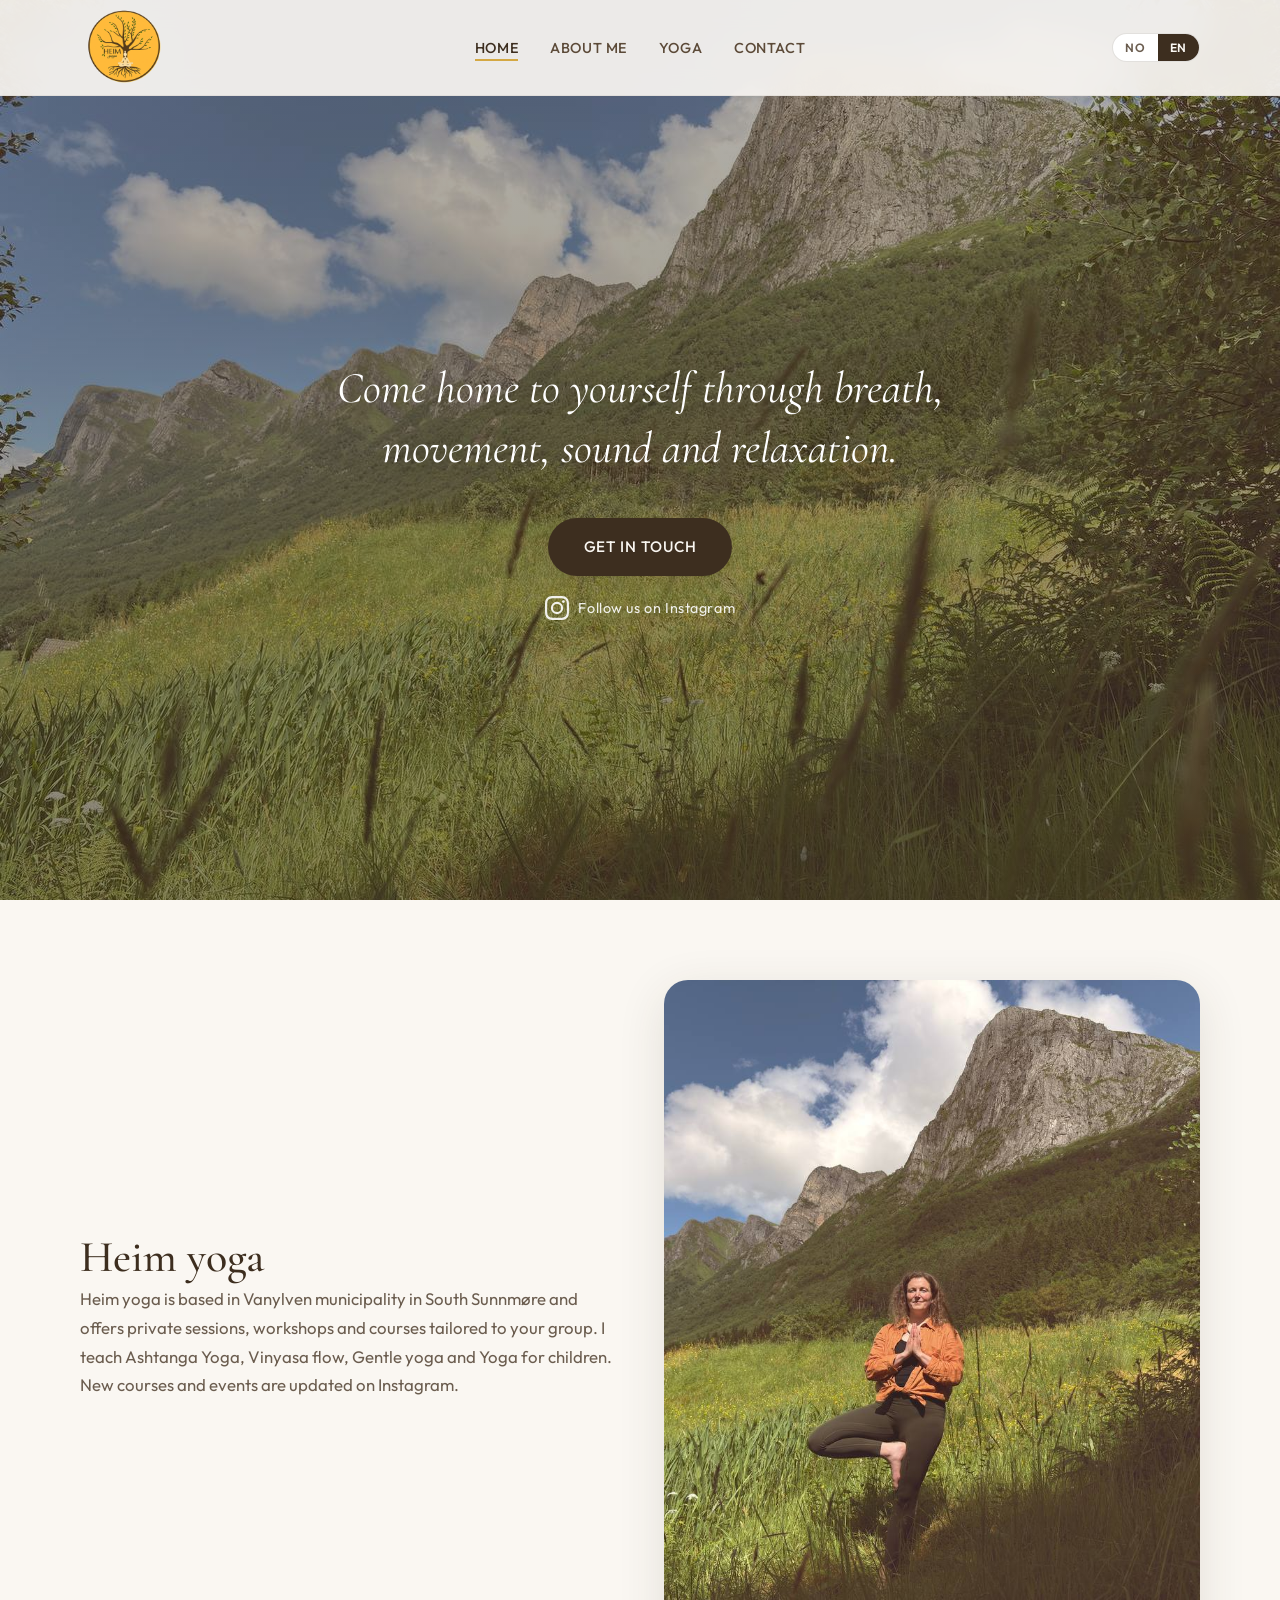
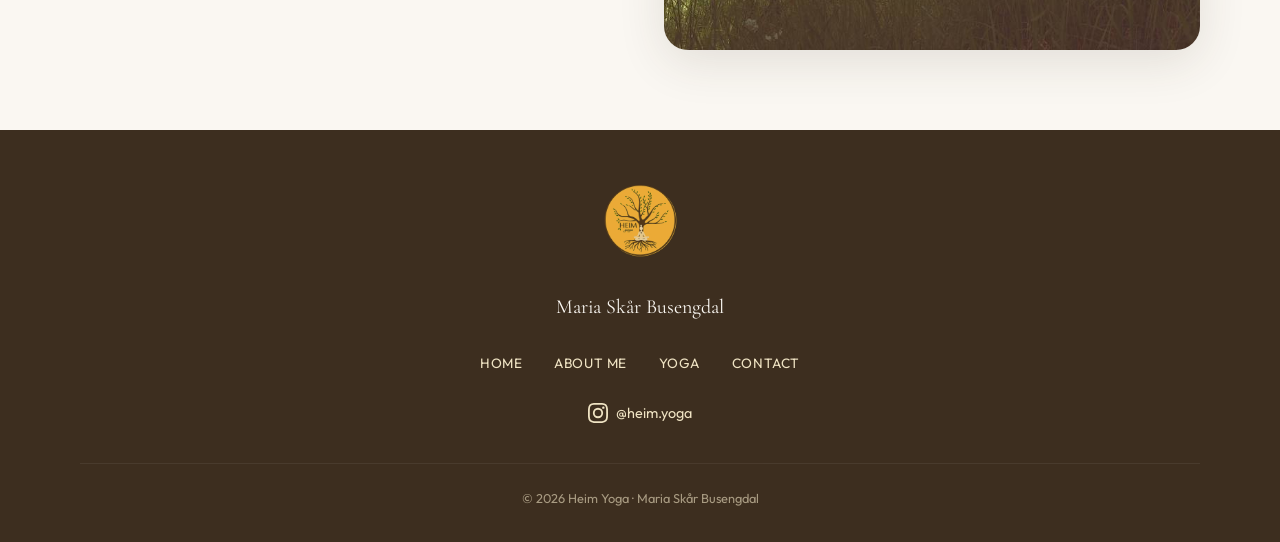
<file: index.html>
<!DOCTYPE html>
<html lang="en">
<head>
  <meta charset="UTF-8">
  <meta name="viewport" content="width=device-width, initial-scale=1.0">
  <meta name="description" content="Heim yoga – yoga i Vanylven, Søre Sunnmøre. Ashtanga, Vinyasa, mjuk yoga og yoga for barn.">
  <title>Heim Yoga</title>
  <link rel="icon" href="assets/logo.png" type="image/png">
  <link rel="preconnect" href="https://fonts.googleapis.com">
  <link rel="preconnect" href="https://fonts.gstatic.com" crossorigin>
  <link href="https://fonts.googleapis.com/css2?family=Cormorant+Garamond:ital,wght@0,400;0,500;0,600;1,400&family=Outfit:wght@300;400;500;600&display=swap" rel="stylesheet">
  <link rel="stylesheet" href="css/style.css">
</head>
<body>

  <nav class="nav">
    <div class="container nav__inner">
      <a href="index.html" class="nav__logo">
        <img src="assets/logo.png" alt="Heim Yoga">
      </a>
      <ul class="nav__links">
        <li><a href="index.html" class="active" data-i18n="nav.home">Hjem</a></li>
        <li><a href="about.html" data-i18n="nav.about">Om meg</a></li>
        <li><a href="yoga.html" data-i18n="nav.yoga">Yoga</a></li>
        <li><a href="contact.html" data-i18n="nav.contact">Kontakt</a></li>
      </ul>
      <div class="nav__actions">
        <div class="lang-toggle">
          <button data-lang="no">NO</button>
          <button data-lang="en" class="active">EN</button>
        </div>
        <button class="nav__burger" aria-label="Menu">
          <span></span><span></span><span></span>
        </button>
      </div>
    </div>
  </nav>

  <section class="hero">
    <div class="hero__bg">
      <img src="assets/indexnatur.jpg" alt="Yoga i naturen, Vanylven">
      <div class="hero__overlay"></div>
    </div>
    <div class="hero__content">
      <p class="hero__quote" data-i18n="hero.quote">
        Kom heim til deg sjølv gjennom pust, rørsle, lyd og avspenning.
      </p>
      <div class="hero__actions">
        <a href="contact.html" class="btn btn--primary" data-i18n="hero.contact">Ta kontakt</a>
        <a href="https://www.instagram.com/heim.yoga?utm_source=qr" target="_blank" rel="noopener noreferrer" class="hero__instagram">
          <svg viewBox="0 0 24 24" fill="currentColor" aria-hidden="true">
            <path d="M12 2.163c3.204 0 3.584.012 4.85.07 3.252.148 4.771 1.691 4.919 4.919.058 1.265.069 1.645.069 4.849 0 3.205-.012 3.584-.069 4.849-.149 3.225-1.664 4.771-4.919 4.919-1.266.058-1.644.07-4.85.07-3.204 0-3.584-.012-4.849-.07-3.26-.149-4.771-1.699-4.919-4.92-.058-1.265-.07-1.644-.07-4.849 0-3.204.013-3.583.07-4.849.149-3.227 1.664-4.771 4.919-4.919 1.266-.057 1.645-.069 4.849-.069zM12 0C8.741 0 8.333.014 7.053.072 2.695.272.273 2.69.073 7.052.014 8.333 0 8.741 0 12c0 3.259.014 3.668.072 4.948.2 4.358 2.618 6.78 6.98 6.98C8.333 23.986 8.741 24 12 24c3.259 0 3.668-.014 4.948-.072 4.354-.2 6.782-2.618 6.979-6.98.059-1.28.073-1.689.073-4.948 0-3.259-.014-3.667-.072-4.947-.196-4.354-2.617-6.78-6.979-6.98C15.668.014 15.259 0 12 0zm0 5.838a6.162 6.162 0 100 12.324 6.162 6.162 0 000-12.324zM12 16a4 4 0 110-8 4 4 0 010 8zm6.406-11.845a1.44 1.44 0 100 2.881 1.44 1.44 0 000-2.881z"/>
          </svg>
          <span data-i18n="hero.instagram">Følg oss på Instagram</span>
        </a>
      </div>
    </div>
  </section>

  <section class="section">
    <div class="container">
      <div class="info-grid fade-in">
        <div class="info-grid__text">
          <h2 data-i18n="home.info.title">Heim yoga</h2>
          <p data-i18n="home.info.text">
            Heim yoga held til i Vanylven kommune på Søre Sunnmøre og tilbyr enkeltimar, workshops og kurs skreddarsydd for di gruppe. Eg underviser i Ashtanga Yoga, Vinyasa flyt, Mjuk yoga og Yoga for barn. Nye kurs og hendingar blir oppdatert på instagram.
          </p>
        </div>
        <div class="info-grid__image">
          <img src="assets/index.jpg" alt="Meditasjon ved foss">
        </div>
      </div>
    </div>
  </section>

  <footer class="footer">
    <div class="container">
      <div class="footer__logo">
        <img src="assets/logo.png" alt="Heim Yoga">
      </div>
      <p class="footer__name">Maria Skår Busengdal</p>
      <ul class="footer__links">
        <li><a href="index.html" data-i18n="nav.home">Hjem</a></li>
        <li><a href="about.html" data-i18n="nav.about">Om meg</a></li>
        <li><a href="yoga.html" data-i18n="nav.yoga">Yoga</a></li>
        <li><a href="contact.html" data-i18n="nav.contact">Kontakt</a></li>
      </ul>
      <div class="footer__social">
        <a href="https://www.instagram.com/heim.yoga?utm_source=qr" target="_blank" rel="noopener noreferrer">
          <svg width="20" height="20" viewBox="0 0 24 24" fill="currentColor" aria-hidden="true">
            <path d="M12 2.163c3.204 0 3.584.012 4.85.07 3.252.148 4.771 1.691 4.919 4.919.058 1.265.069 1.645.069 4.849 0 3.205-.012 3.584-.069 4.849-.149 3.225-1.664 4.771-4.919 4.919-1.266.058-1.644.07-4.85.07-3.204 0-3.584-.012-4.849-.07-3.26-.149-4.771-1.699-4.919-4.92-.058-1.265-.07-1.644-.07-4.849 0-3.204.013-3.583.07-4.849.149-3.227 1.664-4.771 4.919-4.919 1.266-.057 1.645-.069 4.849-.069zM12 0C8.741 0 8.333.014 7.053.072 2.695.272.273 2.69.073 7.052.014 8.333 0 8.741 0 12c0 3.259.014 3.668.072 4.948.2 4.358 2.618 6.78 6.98 6.98C8.333 23.986 8.741 24 12 24c3.259 0 3.668-.014 4.948-.072 4.354-.2 6.782-2.618 6.979-6.98.059-1.28.073-1.689.073-4.948 0-3.259-.014-3.667-.072-4.947-.196-4.354-2.617-6.78-6.979-6.98C15.668.014 15.259 0 12 0zm0 5.838a6.162 6.162 0 100 12.324 6.162 6.162 0 000-12.324zM12 16a4 4 0 110-8 4 4 0 010 8zm6.406-11.845a1.44 1.44 0 100 2.881 1.44 1.44 0 000-2.881z"/>
          </svg>
          @heim.yoga
        </a>
      </div>
      <p class="footer__copy" data-i18n="footer.copy">© 2026 Heim Yoga · Maria Skår Busengdal</p>
    </div>
  </footer>

  <script src="js/i18n.js"></script>
  <script src="js/main.js"></script>
</body>
</html>
</file>
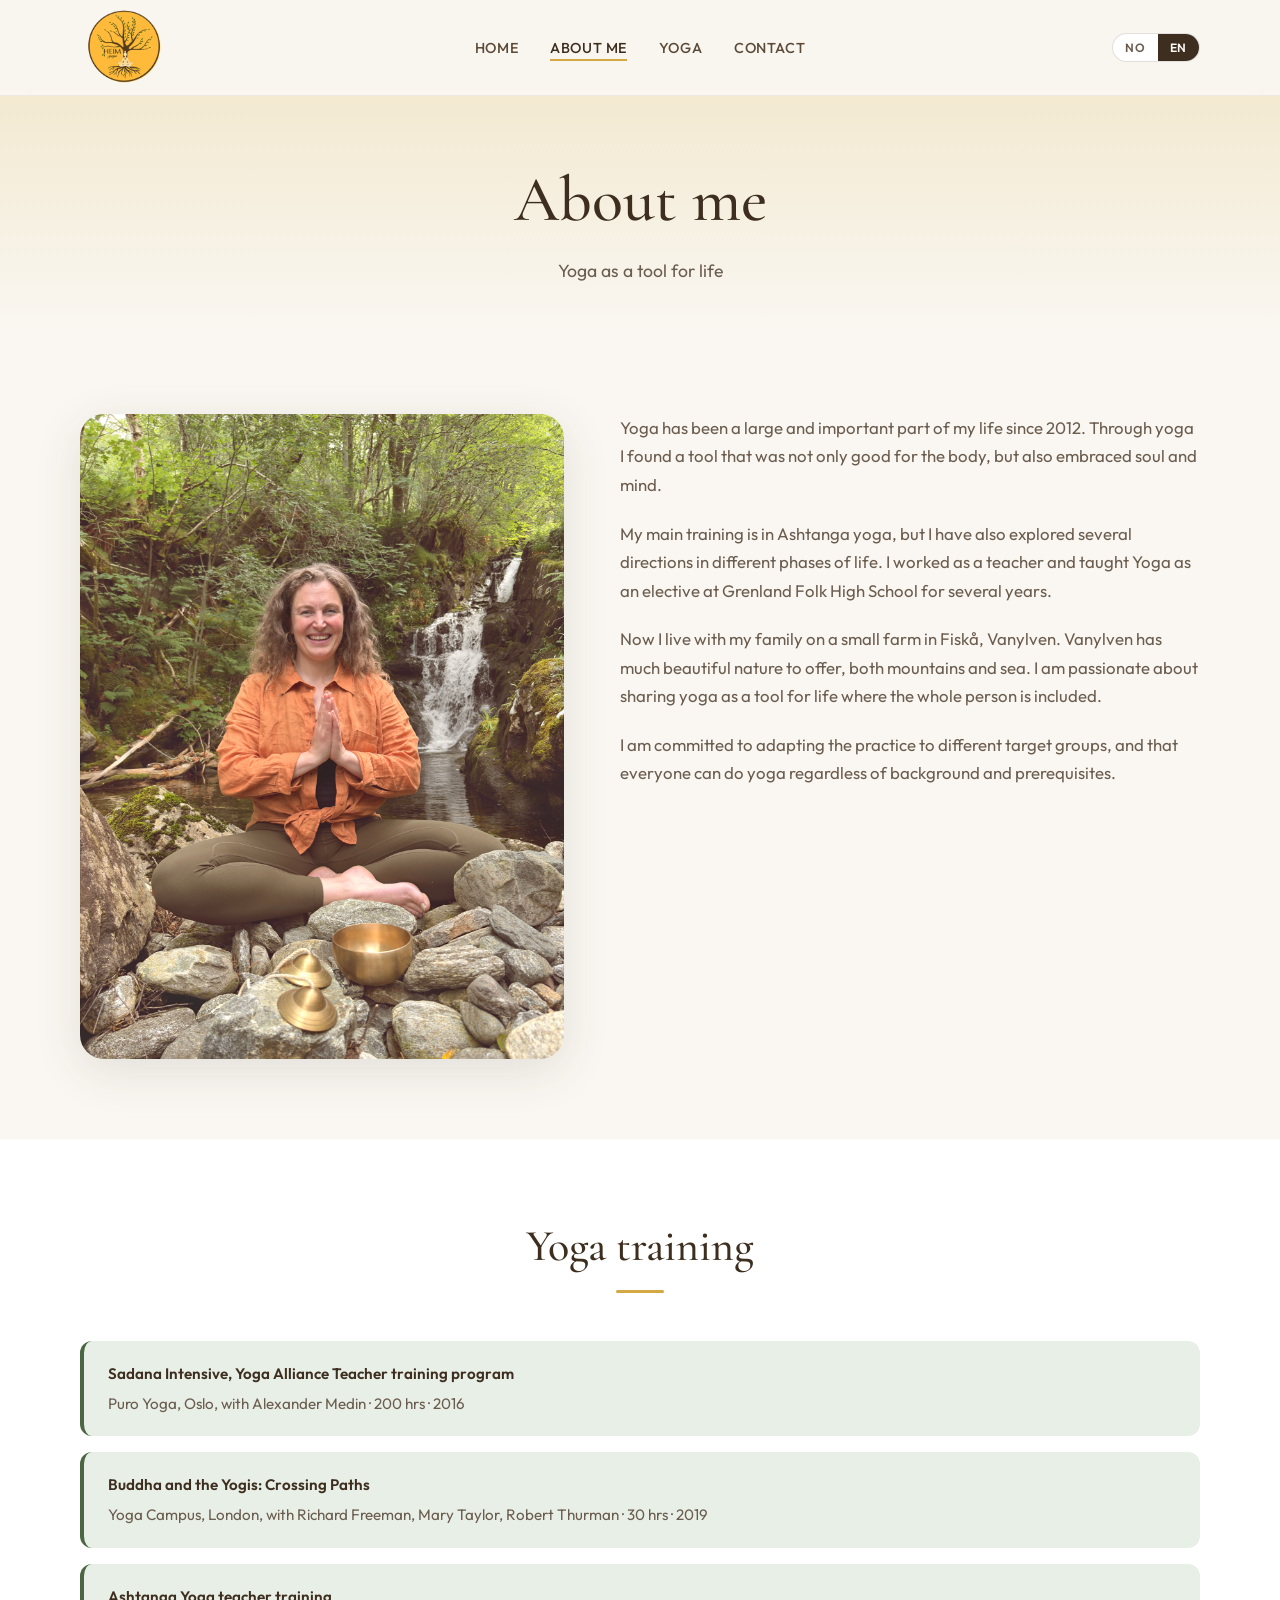
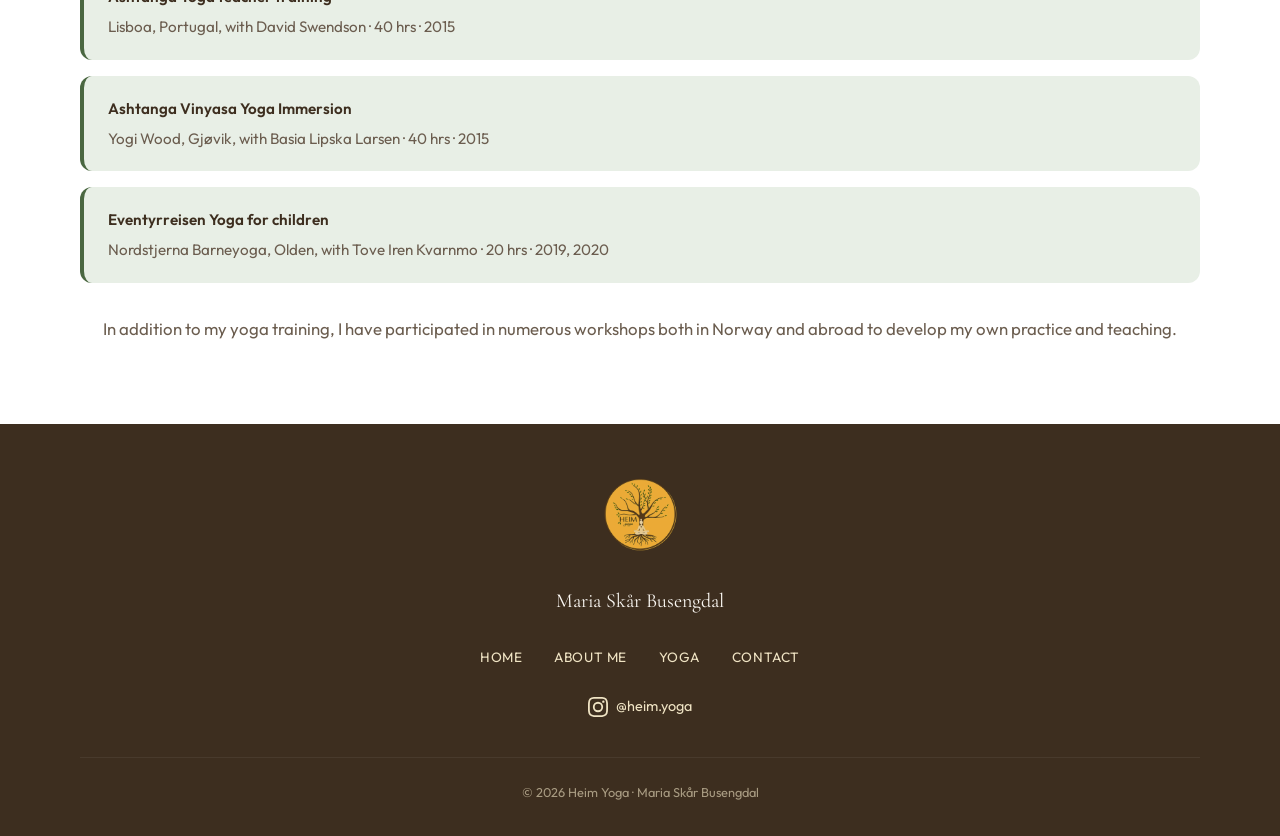
<file: about.html>
<!DOCTYPE html>
<html lang="en">
<head>
  <meta charset="UTF-8">
  <meta name="viewport" content="width=device-width, initial-scale=1.0">
  <meta name="description" content="Om Maria Skår Busengdal – yogalærer i Vanylven med utdanning i Ashtanga yoga.">
  <title>Om meg – Heim Yoga</title>
  <link rel="icon" href="assets/logo.png" type="image/png">
  <link rel="preconnect" href="https://fonts.googleapis.com">
  <link rel="preconnect" href="https://fonts.gstatic.com" crossorigin>
  <link href="https://fonts.googleapis.com/css2?family=Cormorant+Garamond:ital,wght@0,400;0,500;0,600;1,400&family=Outfit:wght@300;400;500;600&display=swap" rel="stylesheet">
  <link rel="stylesheet" href="css/style.css">
</head>
<body>

  <nav class="nav">
    <div class="container nav__inner">
      <a href="index.html" class="nav__logo">
        <img src="assets/logo.png" alt="Heim Yoga">
      </a>
      <ul class="nav__links">
        <li><a href="index.html" data-i18n="nav.home">Hjem</a></li>
        <li><a href="about.html" class="active" data-i18n="nav.about">Om meg</a></li>
        <li><a href="yoga.html" data-i18n="nav.yoga">Yoga</a></li>
        <li><a href="contact.html" data-i18n="nav.contact">Kontakt</a></li>
      </ul>
      <div class="nav__actions">
        <div class="lang-toggle">
          <button data-lang="no">NO</button>
          <button data-lang="en" class="active">EN</button>
        </div>
        <button class="nav__burger" aria-label="Menu">
          <span></span><span></span><span></span>
        </button>
      </div>
    </div>
  </nav>

  <header class="page-header">
    <div class="container">
      <h1 data-i18n="about.title">Om meg</h1>
      <p data-i18n="about.subtitle">Yoga som eit verktøy for livet</p>
    </div>
  </header>

  <section class="section">
    <div class="container">
      <div class="about-intro fade-in">
        <div class="about-intro__photo">
          <img src="assets/aboutme.jpg" alt="Maria Skår Busengdal">
        </div>
        <div class="about-intro__text">
          <p data-i18n="about.p1">Yoga har vore ein stor og viktig del av livet mitt sidan 2012. Gjennom yoga fekk eg eit verktøy som ikkje berre var godt for kroppen, men som òg tok med sjel og sinn.</p>
          <p data-i18n="about.p2">Hovudutdanninga mi er i Ashtanga yoga, men eg har i tillegg utforska fleire retningar i ulike livsfasar. Eg arbeida som lærar og underviste i Yoga Valfag på Grenland folkehøgskule i fleire år.</p>
          <p data-i18n="about.p3">No bur eg saman med familien min på eit småbruk på Fiskå i Vanylven. Vanylven har mykje flott natur å by på, både fjell og hav. Eg brenn for å formidle yoga som eit verktøy for livet der heile mennesket er med.</p>
          <p data-i18n="about.p4">Eg er oppteken av å tilpasse praksisen til ulike målgrupper, og at alle kan gjere yoga uansett bakgrunn og føresetnader.</p>
        </div>
      </div>
    </div>
  </section>

  <section class="section section--alt">
    <div class="container">
      <h2 class="section__title fade-in" data-i18n="about.training.title">Yogautdanning</h2>
      <ul class="training-list fade-in" id="training-list"></ul>
      <p class="fade-in" style="margin-top: 2rem; text-align: center; color: var(--color-text-muted);" data-i18n="about.training.note">
        I tillegg til yogautdanninga, har eg delteke på ei rekke workshops både i Noreg og i utlandet, for å utvikle eigen praksis og undervisning.
      </p>
    </div>
  </section>

  <footer class="footer">
    <div class="container">
      <div class="footer__logo">
        <img src="assets/logo.png" alt="Heim Yoga">
      </div>
      <p class="footer__name">Maria Skår Busengdal</p>
      <ul class="footer__links">
        <li><a href="index.html" data-i18n="nav.home">Hjem</a></li>
        <li><a href="about.html" data-i18n="nav.about">Om meg</a></li>
        <li><a href="yoga.html" data-i18n="nav.yoga">Yoga</a></li>
        <li><a href="contact.html" data-i18n="nav.contact">Kontakt</a></li>
      </ul>
      <div class="footer__social">
        <a href="https://www.instagram.com/heim.yoga?utm_source=qr" target="_blank" rel="noopener noreferrer">
          <svg width="20" height="20" viewBox="0 0 24 24" fill="currentColor" aria-hidden="true">
            <path d="M12 2.163c3.204 0 3.584.012 4.85.07 3.252.148 4.771 1.691 4.919 4.919.058 1.265.069 1.645.069 4.849 0 3.205-.012 3.584-.069 4.849-.149 3.225-1.664 4.771-4.919 4.919-1.266.058-1.644.07-4.85.07-3.204 0-3.584-.012-4.849-.07-3.26-.149-4.771-1.699-4.919-4.92-.058-1.265-.07-1.644-.07-4.849 0-3.204.013-3.583.07-4.849.149-3.227 1.664-4.771 4.919-4.919 1.266-.057 1.645-.069 4.849-.069zM12 0C8.741 0 8.333.014 7.053.072 2.695.272.273 2.69.073 7.052.014 8.333 0 8.741 0 12c0 3.259.014 3.668.072 4.948.2 4.358 2.618 6.78 6.98 6.98C8.333 23.986 8.741 24 12 24c3.259 0 3.668-.014 4.948-.072 4.354-.2 6.782-2.618 6.979-6.98.059-1.28.073-1.689.073-4.948 0-3.259-.014-3.667-.072-4.947-.196-4.354-2.617-6.78-6.979-6.98C15.668.014 15.259 0 12 0zm0 5.838a6.162 6.162 0 100 12.324 6.162 6.162 0 000-12.324zM12 16a4 4 0 110-8 4 4 0 010 8zm6.406-11.845a1.44 1.44 0 100 2.881 1.44 1.44 0 000-2.881z"/>
          </svg>
          @heim.yoga
        </a>
      </div>
      <p class="footer__copy" data-i18n="footer.copy">© 2026 Heim Yoga · Maria Skår Busengdal</p>
    </div>
  </footer>

  <script src="js/i18n.js"></script>
  <script src="js/main.js"></script>
</body>
</html>
</file>
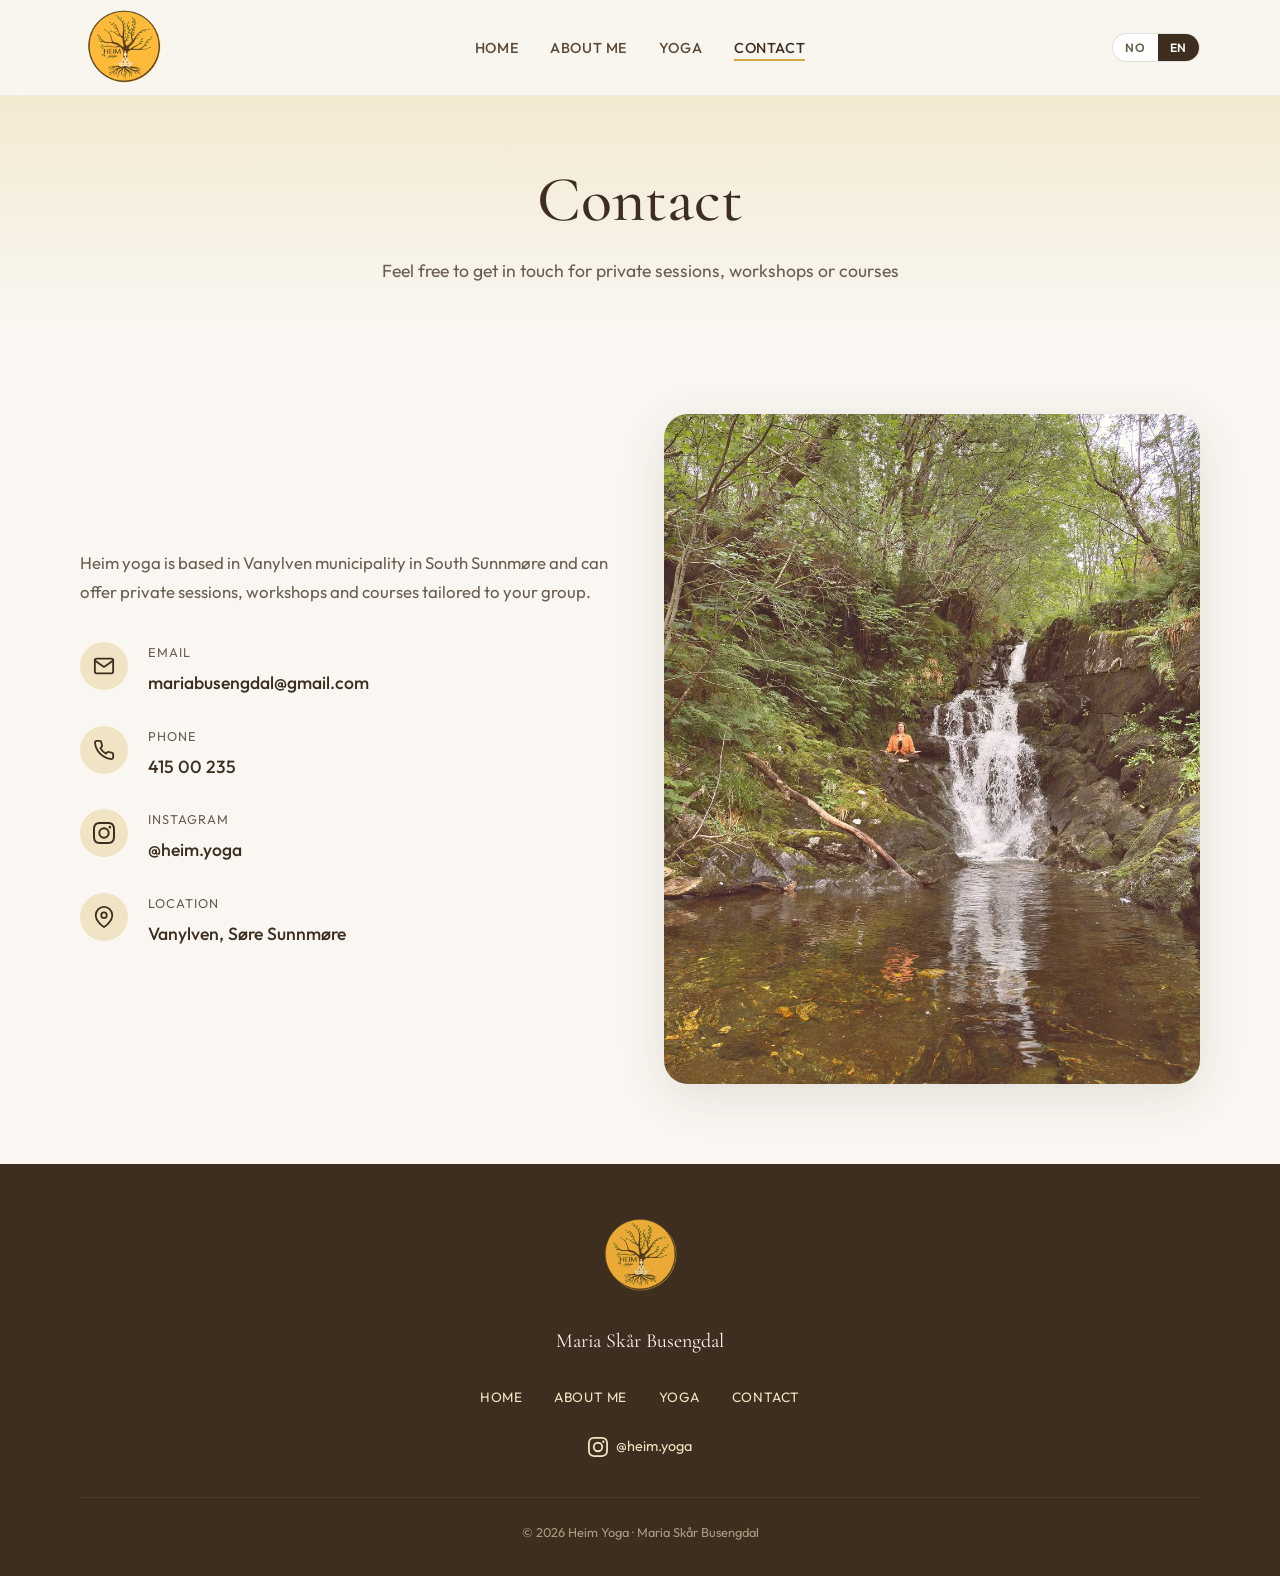
<file: contact.html>
<!DOCTYPE html>
<html lang="en">
<head>
  <meta charset="UTF-8">
  <meta name="viewport" content="width=device-width, initial-scale=1.0">
  <meta name="description" content="Kontakt Heim Yoga – enkeltimar, workshops og kurs i Vanylven, Søre Sunnmøre.">
  <title>Kontakt – Heim Yoga</title>
  <link rel="icon" href="assets/logo.png" type="image/png">
  <link rel="preconnect" href="https://fonts.googleapis.com">
  <link rel="preconnect" href="https://fonts.gstatic.com" crossorigin>
  <link href="https://fonts.googleapis.com/css2?family=Cormorant+Garamond:ital,wght@0,400;0,500;0,600;1,400&family=Outfit:wght@300;400;500;600&display=swap" rel="stylesheet">
  <link rel="stylesheet" href="css/style.css">
</head>
<body>

  <nav class="nav">
    <div class="container nav__inner">
      <a href="index.html" class="nav__logo">
        <img src="assets/logo.png" alt="Heim Yoga">
      </a>
      <ul class="nav__links">
        <li><a href="index.html" data-i18n="nav.home">Hjem</a></li>
        <li><a href="about.html" data-i18n="nav.about">Om meg</a></li>
        <li><a href="yoga.html" data-i18n="nav.yoga">Yoga</a></li>
        <li><a href="contact.html" class="active" data-i18n="nav.contact">Kontakt</a></li>
      </ul>
      <div class="nav__actions">
        <div class="lang-toggle">
          <button data-lang="no">NO</button>
          <button data-lang="en" class="active">EN</button>
        </div>
        <button class="nav__burger" aria-label="Menu">
          <span></span><span></span><span></span>
        </button>
      </div>
    </div>
  </nav>

  <header class="page-header">
    <div class="container">
      <h1 data-i18n="contact.title">Kontakt</h1>
      <p data-i18n="contact.subtitle">Ta gjerne kontakt for enkeltimar, workshops eller kurs</p>
    </div>
  </header>

  <section class="section">
    <div class="container">
      <div class="contact-grid fade-in">
        <div class="contact-info">
          <p style="color: var(--color-text-muted); margin-bottom: 0.5rem;" data-i18n="contact.intro">
            Heim yoga held til i Vanylven kommune på Søre Sunnmøre og kan tilby enkeltimar, workshops og kurs skreddarsydd for di gruppe.
          </p>

          <div class="contact-item">
            <div class="contact-item__icon">
              <svg viewBox="0 0 24 24" fill="none" stroke="currentColor" stroke-width="2" stroke-linecap="round" stroke-linejoin="round" aria-hidden="true">
                <path d="M4 4h16c1.1 0 2 .9 2 2v12c0 1.1-.9 2-2 2H4c-1.1 0-2-.9-2-2V6c0-1.1.9-2 2-2z"/>
                <polyline points="22,6 12,13 2,6"/>
              </svg>
            </div>
            <div>
              <p class="contact-item__label" data-i18n="contact.email.label">E-post</p>
              <p class="contact-item__value"><a href="mailto:mariabusengdal@gmail.com">mariabusengdal@gmail.com</a></p>
            </div>
          </div>

          <div class="contact-item">
            <div class="contact-item__icon">
              <svg viewBox="0 0 24 24" fill="none" stroke="currentColor" stroke-width="2" stroke-linecap="round" stroke-linejoin="round" aria-hidden="true">
                <path d="M22 16.92v3a2 2 0 01-2.18 2 19.79 19.79 0 01-8.63-3.07 19.5 19.5 0 01-6-6 19.79 19.79 0 01-3.07-8.67A2 2 0 014.11 2h3a2 2 0 012 1.72 12.84 12.84 0 00.7 2.81 2 2 0 01-.45 2.11L8.09 9.91a16 16 0 006 6l1.27-1.27a2 2 0 012.11-.45 12.84 12.84 0 002.81.7A2 2 0 0122 16.92z"/>
              </svg>
            </div>
            <div>
              <p class="contact-item__label" data-i18n="contact.phone.label">Telefon</p>
              <p class="contact-item__value"><a href="tel:+4741500235">415 00 235</a></p>
            </div>
          </div>

          <div class="contact-item">
            <div class="contact-item__icon">
              <svg viewBox="0 0 24 24" fill="currentColor" aria-hidden="true">
                <path d="M12 2.163c3.204 0 3.584.012 4.85.07 3.252.148 4.771 1.691 4.919 4.919.058 1.265.069 1.645.069 4.849 0 3.205-.012 3.584-.069 4.849-.149 3.225-1.664 4.771-4.919 4.919-1.266.058-1.644.07-4.85.07-3.204 0-3.584-.012-4.849-.07-3.26-.149-4.771-1.699-4.919-4.92-.058-1.265-.07-1.644-.07-4.849 0-3.204.013-3.583.07-4.849.149-3.227 1.664-4.771 4.919-4.919 1.266-.057 1.645-.069 4.849-.069zM12 0C8.741 0 8.333.014 7.053.072 2.695.272.273 2.69.073 7.052.014 8.333 0 8.741 0 12c0 3.259.014 3.668.072 4.948.2 4.358 2.618 6.78 6.98 6.98C8.333 23.986 8.741 24 12 24c3.259 0 3.668-.014 4.948-.072 4.354-.2 6.782-2.618 6.979-6.98.059-1.28.073-1.689.073-4.948 0-3.259-.014-3.667-.072-4.947-.196-4.354-2.617-6.78-6.979-6.98C15.668.014 15.259 0 12 0zm0 5.838a6.162 6.162 0 100 12.324 6.162 6.162 0 000-12.324zM12 16a4 4 0 110-8 4 4 0 010 8zm6.406-11.845a1.44 1.44 0 100 2.881 1.44 1.44 0 000-2.881z"/>
              </svg>
            </div>
            <div>
              <p class="contact-item__label" data-i18n="contact.instagram.label">Instagram</p>
              <p class="contact-item__value"><a href="https://www.instagram.com/heim.yoga?utm_source=qr" target="_blank" rel="noopener noreferrer">@heim.yoga</a></p>
            </div>
          </div>

          <div class="contact-item">
            <div class="contact-item__icon">
              <svg viewBox="0 0 24 24" fill="none" stroke="currentColor" stroke-width="2" stroke-linecap="round" stroke-linejoin="round" aria-hidden="true">
                <path d="M21 10c0 7-9 13-9 13s-9-6-9-13a9 9 0 0118 0z"/>
                <circle cx="12" cy="10" r="3"/>
              </svg>
            </div>
            <div>
              <p class="contact-item__label" data-i18n="contact.location.label">Sted</p>
              <p class="contact-item__value">Vanylven, Søre Sunnmøre</p>
            </div>
          </div>
        </div>

        <div class="contact-image">
          <img src="assets/index-2.jpg" alt="Yoga i naturen, Vanylven">
        </div>
      </div>
    </div>
  </section>

  <footer class="footer">
    <div class="container">
      <div class="footer__logo">
        <img src="assets/logo.png" alt="Heim Yoga">
      </div>
      <p class="footer__name">Maria Skår Busengdal</p>
      <ul class="footer__links">
        <li><a href="index.html" data-i18n="nav.home">Hjem</a></li>
        <li><a href="about.html" data-i18n="nav.about">Om meg</a></li>
        <li><a href="yoga.html" data-i18n="nav.yoga">Yoga</a></li>
        <li><a href="contact.html" data-i18n="nav.contact">Kontakt</a></li>
      </ul>
      <div class="footer__social">
        <a href="https://www.instagram.com/heim.yoga?utm_source=qr" target="_blank" rel="noopener noreferrer">
          <svg width="20" height="20" viewBox="0 0 24 24" fill="currentColor" aria-hidden="true">
            <path d="M12 2.163c3.204 0 3.584.012 4.85.07 3.252.148 4.771 1.691 4.919 4.919.058 1.265.069 1.645.069 4.849 0 3.205-.012 3.584-.069 4.849-.149 3.225-1.664 4.771-4.919 4.919-1.266.058-1.644.07-4.85.07-3.204 0-3.584-.012-4.849-.07-3.26-.149-4.771-1.699-4.919-4.92-.058-1.265-.07-1.644-.07-4.849 0-3.204.013-3.583.07-4.849.149-3.227 1.664-4.771 4.919-4.919 1.266-.057 1.645-.069 4.849-.069zM12 0C8.741 0 8.333.014 7.053.072 2.695.272.273 2.69.073 7.052.014 8.333 0 8.741 0 12c0 3.259.014 3.668.072 4.948.2 4.358 2.618 6.78 6.98 6.98C8.333 23.986 8.741 24 12 24c3.259 0 3.668-.014 4.948-.072 4.354-.2 6.782-2.618 6.979-6.98.059-1.28.073-1.689.073-4.948 0-3.259-.014-3.667-.072-4.947-.196-4.354-2.617-6.78-6.979-6.98C15.668.014 15.259 0 12 0zm0 5.838a6.162 6.162 0 100 12.324 6.162 6.162 0 000-12.324zM12 16a4 4 0 110-8 4 4 0 010 8zm6.406-11.845a1.44 1.44 0 100 2.881 1.44 1.44 0 000-2.881z"/>
          </svg>
          @heim.yoga
        </a>
      </div>
      <p class="footer__copy" data-i18n="footer.copy">© 2026 Heim Yoga · Maria Skår Busengdal</p>
    </div>
  </footer>

  <script src="js/i18n.js"></script>
  <script src="js/main.js"></script>
</body>
</html>
</file>
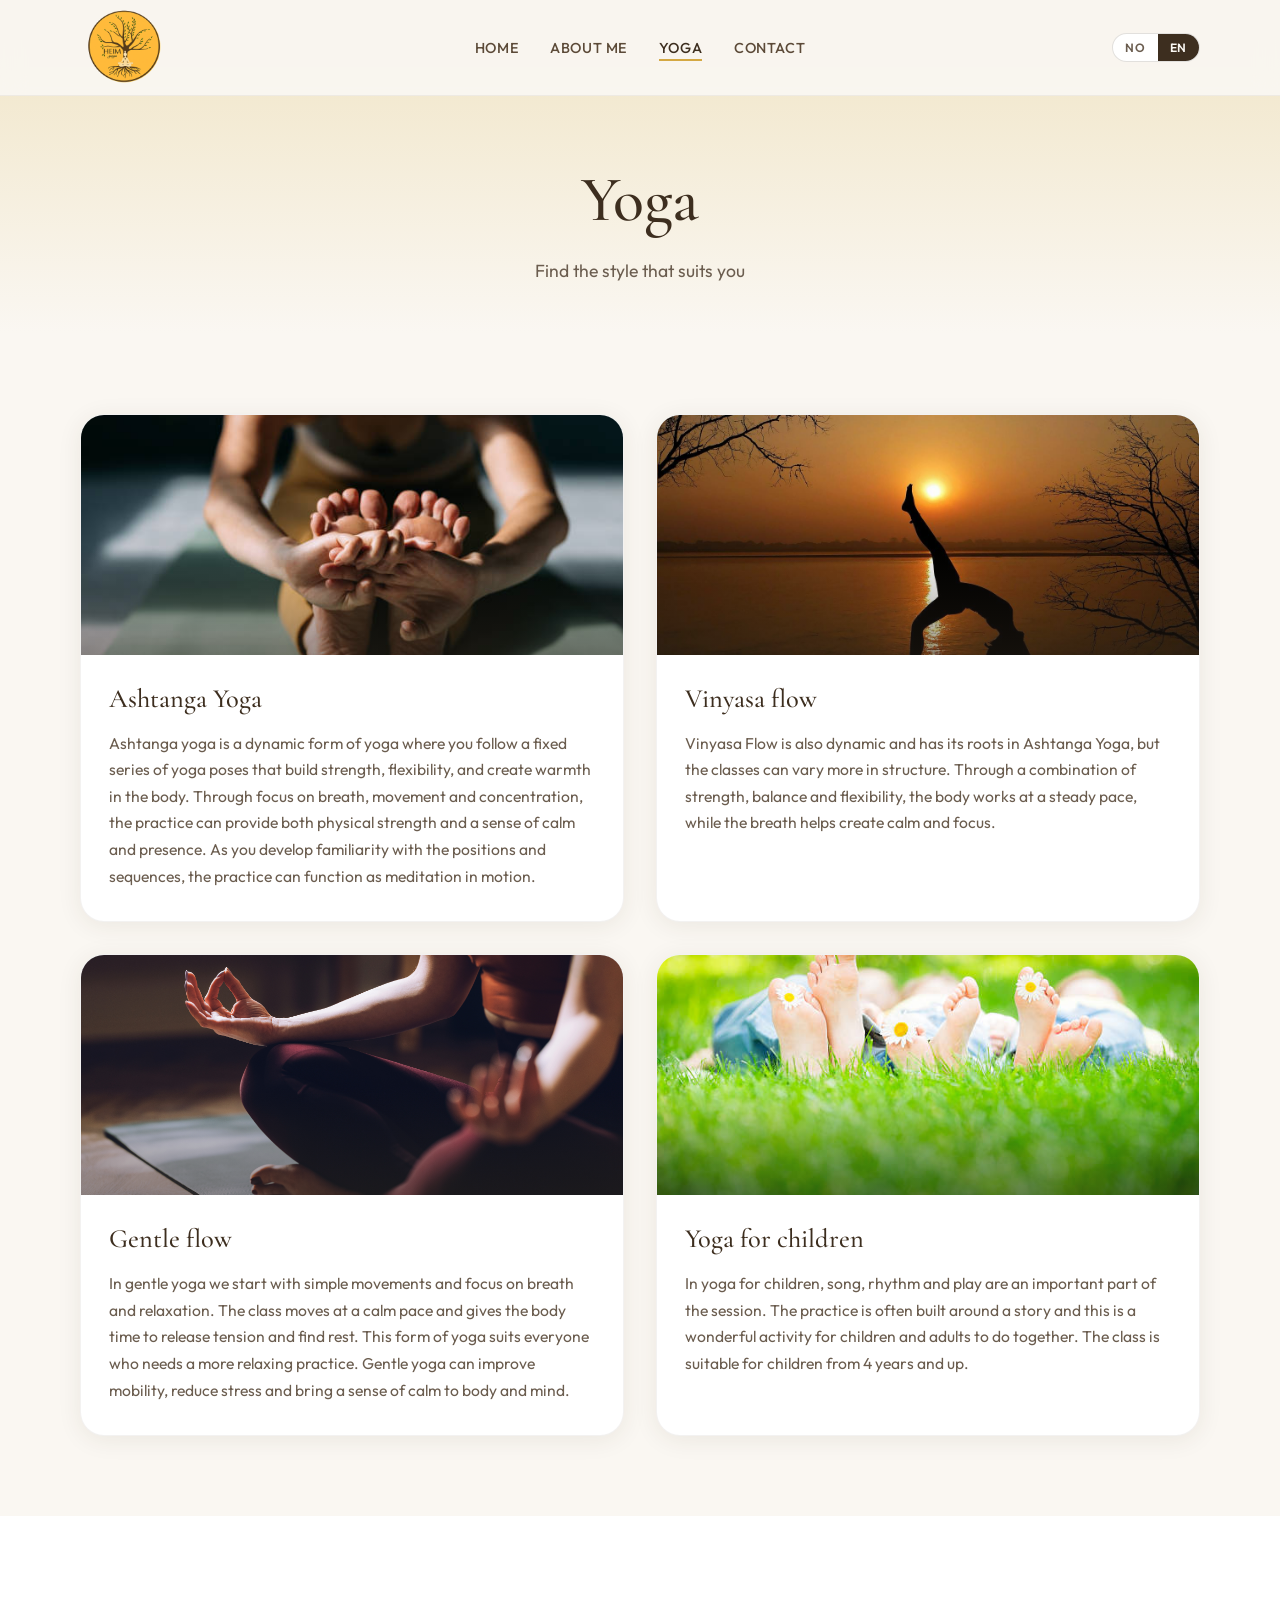
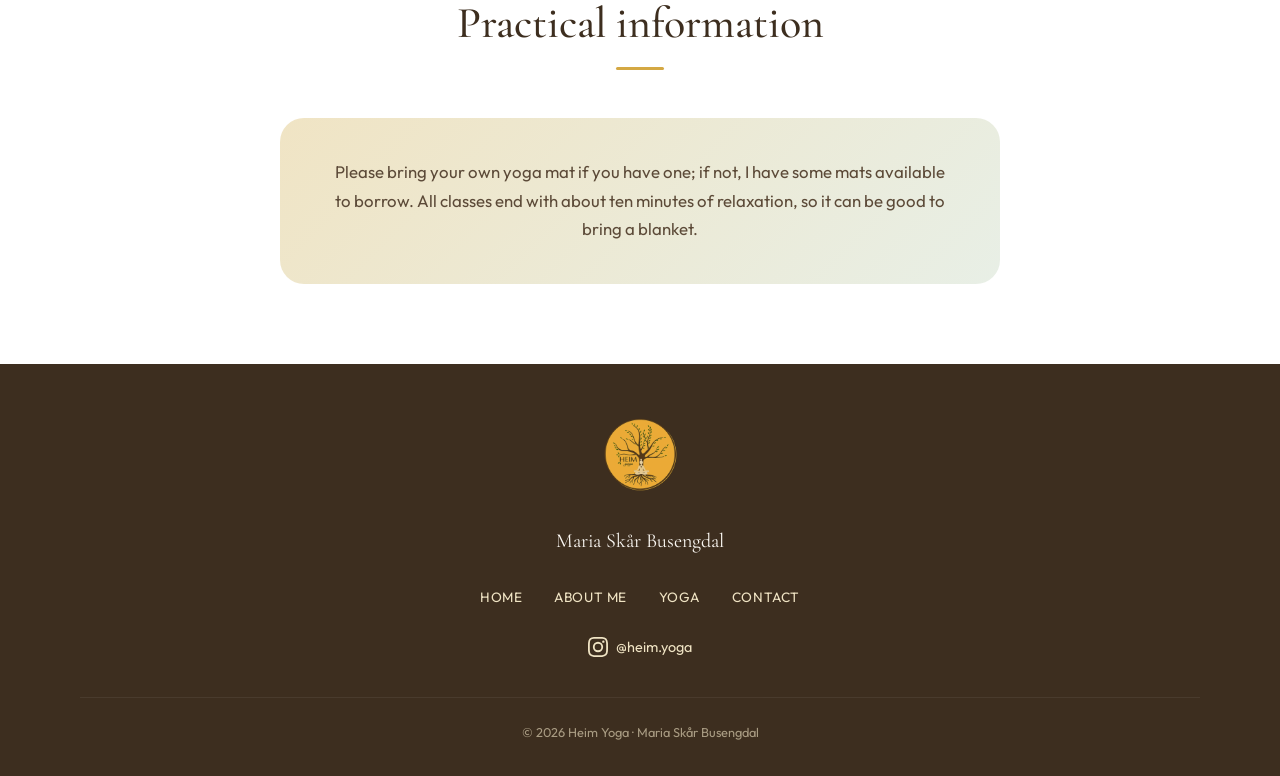
<file: yoga.html>
<!DOCTYPE html>
<html lang="en">
<head>
  <meta charset="UTF-8">
  <meta name="viewport" content="width=device-width, initial-scale=1.0">
  <meta name="description" content="Yoga hos Heim Yoga – Ashtanga, Vinyasa flyt, mjuk yoga og yoga for barn i Vanylven.">
  <title>Yoga – Heim Yoga</title>
  <link rel="icon" href="assets/logo.png" type="image/png">
  <link rel="preconnect" href="https://fonts.googleapis.com">
  <link rel="preconnect" href="https://fonts.gstatic.com" crossorigin>
  <link href="https://fonts.googleapis.com/css2?family=Cormorant+Garamond:ital,wght@0,400;0,500;0,600;1,400&family=Outfit:wght@300;400;500;600&display=swap" rel="stylesheet">
  <link rel="stylesheet" href="css/style.css">
</head>
<body>

  <nav class="nav">
    <div class="container nav__inner">
      <a href="index.html" class="nav__logo">
        <img src="assets/logo.png" alt="Heim Yoga">
      </a>
      <ul class="nav__links">
        <li><a href="index.html" data-i18n="nav.home">Hjem</a></li>
        <li><a href="about.html" data-i18n="nav.about">Om meg</a></li>
        <li><a href="yoga.html" class="active" data-i18n="nav.yoga">Yoga</a></li>
        <li><a href="contact.html" data-i18n="nav.contact">Kontakt</a></li>
      </ul>
      <div class="nav__actions">
        <div class="lang-toggle">
          <button data-lang="no">NO</button>
          <button data-lang="en" class="active">EN</button>
        </div>
        <button class="nav__burger" aria-label="Menu">
          <span></span><span></span><span></span>
        </button>
      </div>
    </div>
  </nav>

  <header class="page-header">
    <div class="container">
      <h1 data-i18n="yoga.title">Yoga</h1>
      <p data-i18n="yoga.subtitle">Finn forma som passar deg</p>
    </div>
  </header>

  <section class="section">
    <div class="container">
      <div class="yoga-cards">
        <article class="yoga-card fade-in">
          <div class="yoga-card__media">
            <img src="assets/yogga types/ashtanga_yoga.jpg" alt="Ashtanga Yoga">
          </div>
          <div class="yoga-card__body">
            <h3 data-i18n="yoga.ashtanga.title">Ashtanga Yoga</h3>
            <p data-i18n="yoga.ashtanga.text">Ashtanga yoga is a dynamic form of yoga where you follow a fixed series of yoga poses that build strength, flexibility, and create warmth in the body.</p>
          </div>
        </article>
        <article class="yoga-card fade-in">
          <div class="yoga-card__media">
            <img src="assets/yogga types/new.jpg" alt="Vinyasa flow">
          </div>
          <div class="yoga-card__body">
            <h3 data-i18n="yoga.vinyasa.title">Vinyasa flow</h3>
            <p data-i18n="yoga.vinyasa.text">Vinyasa Flow is also dynamic and has its roots in Ashtanga Yoga, but the classes can vary more in structure.</p>
          </div>
        </article>
        <article class="yoga-card fade-in">
          <div class="yoga-card__media">
            <img src="assets/yogga types/gentle_flow.jpg" alt="Gentle flow">
          </div>
          <div class="yoga-card__body">
            <h3 data-i18n="yoga.mjuk.title">Gentle flow</h3>
            <p data-i18n="yoga.mjuk.text">In gentle yoga we start with simple movements and focus on breath and relaxation.</p>
          </div>
        </article>
        <article class="yoga-card fade-in">
          <div class="yoga-card__media">
            <img src="assets/yogga types/barn.jpg" alt="Yoga for children">
          </div>
          <div class="yoga-card__body">
            <h3 data-i18n="yoga.barn.title">Yoga for children</h3>
            <p data-i18n="yoga.barn.text">In yoga for children, song, rhythm and play are an important part of the session.</p>
          </div>
        </article>
      </div>
    </div>
  </section>

  <section class="section section--alt">
    <div class="container">
      <h2 class="section__title fade-in" data-i18n="yoga.practical.title">Praktisk informasjon</h2>
      <div class="practical-box fade-in">
        <p data-i18n="yoga.practical.text">Ta gjerne med eiga treningsmatte om du har, viss ikkje har eg litt matter til utlån. Alle timane avsluttar med ca ti minutt avspenning, så det kan vere godt å ha med eit teppe.</p>
      </div>
    </div>
  </section>

  <footer class="footer">
    <div class="container">
      <div class="footer__logo">
        <img src="assets/logo.png" alt="Heim Yoga">
      </div>
      <p class="footer__name">Maria Skår Busengdal</p>
      <ul class="footer__links">
        <li><a href="index.html" data-i18n="nav.home">Hjem</a></li>
        <li><a href="about.html" data-i18n="nav.about">Om meg</a></li>
        <li><a href="yoga.html" data-i18n="nav.yoga">Yoga</a></li>
        <li><a href="contact.html" data-i18n="nav.contact">Kontakt</a></li>
      </ul>
      <div class="footer__social">
        <a href="https://www.instagram.com/heim.yoga?utm_source=qr" target="_blank" rel="noopener noreferrer">
          <svg width="20" height="20" viewBox="0 0 24 24" fill="currentColor" aria-hidden="true">
            <path d="M12 2.163c3.204 0 3.584.012 4.85.07 3.252.148 4.771 1.691 4.919 4.919.058 1.265.069 1.645.069 4.849 0 3.205-.012 3.584-.069 4.849-.149 3.225-1.664 4.771-4.919 4.919-1.266.058-1.644.07-4.85.07-3.204 0-3.584-.012-4.849-.07-3.26-.149-4.771-1.699-4.919-4.92-.058-1.265-.07-1.644-.07-4.849 0-3.204.013-3.583.07-4.849.149-3.227 1.664-4.771 4.919-4.919 1.266-.057 1.645-.069 4.849-.069zM12 0C8.741 0 8.333.014 7.053.072 2.695.272.273 2.69.073 7.052.014 8.333 0 8.741 0 12c0 3.259.014 3.668.072 4.948.2 4.358 2.618 6.78 6.98 6.98C8.333 23.986 8.741 24 12 24c3.259 0 3.668-.014 4.948-.072 4.354-.2 6.782-2.618 6.979-6.98.059-1.28.073-1.689.073-4.948 0-3.259-.014-3.667-.072-4.947-.196-4.354-2.617-6.78-6.979-6.98C15.668.014 15.259 0 12 0zm0 5.838a6.162 6.162 0 100 12.324 6.162 6.162 0 000-12.324zM12 16a4 4 0 110-8 4 4 0 010 8zm6.406-11.845a1.44 1.44 0 100 2.881 1.44 1.44 0 000-2.881z"/>
          </svg>
          @heim.yoga
        </a>
      </div>
      <p class="footer__copy" data-i18n="footer.copy">© 2026 Heim Yoga · Maria Skår Busengdal</p>
    </div>
  </footer>

  <script src="js/i18n.js"></script>
  <script src="js/main.js"></script>
</body>
</html>
</file>
<file: css/style.css>
/* Heim Yoga — design tokens from brand */
:root {
  --color-mustard: #d4a843;
  --color-mustard-light: #f0e4c4;
  --color-brown: #3d2e1f;
  --color-brown-soft: #5c4a38;
  --color-green: #4a6741;
  --color-green-light: #e8efe6;
  --color-cream: #faf7f2;
  --color-white: #ffffff;
  --color-text: #2c2419;
  --color-text-muted: #6b5d4f;
  --color-terracotta: #c45c3a;

  --font-serif: "Cormorant Garamond", Georgia, serif;
  --font-sans: "Outfit", system-ui, sans-serif;

  --radius: 12px;
  --radius-lg: 24px;
  --shadow: 0 4px 24px rgba(61, 46, 31, 0.08);
  --shadow-lg: 0 12px 48px rgba(61, 46, 31, 0.12);
  --transition: 0.3s cubic-bezier(0.4, 0, 0.2, 1);
  --nav-height: 96px;
}

*, *::before, *::after {
  box-sizing: border-box;
  margin: 0;
  padding: 0;
}

html {
  scroll-behavior: smooth;
}

body {
  font-family: var(--font-sans);
  font-size: 1.05rem;
  line-height: 1.7;
  color: var(--color-text);
  background: var(--color-cream);
  -webkit-font-smoothing: antialiased;
}

img {
  max-width: 100%;
  height: auto;
  display: block;
}

a {
  color: var(--color-green);
  text-decoration: none;
  transition: color var(--transition);
}

a:hover {
  color: var(--color-terracotta);
}

h1, h2, h3, h4 {
  font-family: var(--font-serif);
  font-weight: 500;
  line-height: 1.25;
  color: var(--color-brown);
}

h1 { font-size: clamp(2.5rem, 6vw, 4rem); }
h2 { font-size: clamp(2rem, 4vw, 2.75rem); }
h3 { font-size: clamp(1.35rem, 2.5vw, 1.65rem); }

.container {
  width: min(1120px, 92vw);
  margin-inline: auto;
}

/* ── Navigation ── */
.nav {
  position: fixed;
  top: 0;
  left: 0;
  right: 0;
  z-index: 100;
  height: var(--nav-height);
  background: rgba(250, 247, 242, 0.92);
  backdrop-filter: blur(12px);
  -webkit-backdrop-filter: blur(12px);
  border-bottom: 1px solid rgba(61, 46, 31, 0.06);
  transition: box-shadow var(--transition);
}

.nav.scrolled {
  box-shadow: var(--shadow);
}

.nav__inner {
  display: flex;
  align-items: center;
  justify-content: space-between;
  height: 100%;
}

.nav__logo img {
  height: 88px;
  width: auto;
}

.nav__links {
  display: flex;
  align-items: center;
  gap: 2rem;
  list-style: none;
}

.nav__links a {
  font-size: 0.9rem;
  font-weight: 500;
  letter-spacing: 0.04em;
  text-transform: uppercase;
  color: var(--color-brown-soft);
  position: relative;
}

.nav__links a::after {
  content: "";
  position: absolute;
  bottom: -4px;
  left: 0;
  width: 0;
  height: 2px;
  background: var(--color-mustard);
  transition: width var(--transition);
}

.nav__links a:hover,
.nav__links a.active {
  color: var(--color-brown);
}

.nav__links a:hover::after,
.nav__links a.active::after {
  width: 100%;
}

.nav__actions {
  display: flex;
  align-items: center;
  gap: 1rem;
}

.lang-toggle {
  display: flex;
  border: 1px solid rgba(61, 46, 31, 0.15);
  border-radius: 999px;
  overflow: hidden;
  background: var(--color-white);
}

.lang-toggle button {
  font-family: var(--font-sans);
  font-size: 0.75rem;
  font-weight: 600;
  letter-spacing: 0.06em;
  padding: 0.35rem 0.75rem;
  border: none;
  background: transparent;
  color: var(--color-text-muted);
  cursor: pointer;
  transition: all var(--transition);
}

.lang-toggle button.active {
  background: var(--color-brown);
  color: var(--color-cream);
}

.nav__burger {
  display: none;
  flex-direction: column;
  gap: 5px;
  background: none;
  border: none;
  cursor: pointer;
  padding: 4px;
}

.nav__burger span {
  display: block;
  width: 24px;
  height: 2px;
  background: var(--color-brown);
  transition: var(--transition);
}

/* ── Buttons ── */
.btn {
  display: inline-flex;
  align-items: center;
  justify-content: center;
  gap: 0.5rem;
  font-family: var(--font-sans);
  font-size: 0.95rem;
  font-weight: 500;
  letter-spacing: 0.06em;
  text-transform: uppercase;
  padding: 1rem 2.25rem;
  border: none;
  border-radius: 999px;
  cursor: pointer;
  transition: all var(--transition);
}

.btn--primary {
  background: var(--color-brown);
  color: var(--color-cream);
  box-shadow: 0 4px 16px rgba(61, 46, 31, 0.2);
}

.btn--primary:hover {
  background: var(--color-terracotta);
  color: var(--color-white);
  transform: translateY(-2px);
  box-shadow: 0 8px 24px rgba(196, 92, 58, 0.3);
}

.btn--outline {
  background: transparent;
  color: var(--color-brown);
  border: 2px solid var(--color-brown);
}

.btn--outline:hover {
  background: var(--color-brown);
  color: var(--color-cream);
}

.btn--instagram {
  background: transparent;
  color: var(--color-brown);
  border: 2px solid rgba(61, 46, 31, 0.2);
  padding: 0.85rem 1.5rem;
}

.btn--instagram:hover {
  border-color: var(--color-terracotta);
  color: var(--color-terracotta);
}

.btn--instagram svg {
  width: 20px;
  height: 20px;
}

/* ── Hero (Home) ── */
.hero {
  position: relative;
  min-height: 100vh;
  display: flex;
  align-items: center;
  justify-content: center;
  text-align: center;
  overflow: hidden;
}

.hero__bg {
  position: absolute;
  inset: 0;
  z-index: 0;
}

.hero__bg img {
  width: 100%;
  height: 100%;
  object-fit: cover;
}

.hero__overlay {
  position: absolute;
  inset: 0;
  background: linear-gradient(
    to bottom,
    rgba(44, 36, 25, 0.35) 0%,
    rgba(44, 36, 25, 0.55) 100%
  );
}

.hero__content {
  position: relative;
  z-index: 1;
  padding: calc(var(--nav-height) + 2rem) 1.5rem 3rem;
  max-width: 780px;
  color: var(--color-white);
  animation: fadeUp 1s ease-out;
}

.hero__quote {
  font-family: var(--font-serif);
  font-size: clamp(1.75rem, 4.5vw, 2.75rem);
  font-weight: 400;
  font-style: italic;
  line-height: 1.35;
  margin-bottom: 2.5rem;
  text-shadow: 0 2px 20px rgba(0, 0, 0, 0.3);
}

.hero__actions {
  display: flex;
  flex-direction: column;
  align-items: center;
  gap: 1.25rem;
}

.hero__instagram {
  display: inline-flex;
  align-items: center;
  gap: 0.6rem;
  color: var(--color-white);
  font-size: 0.9rem;
  letter-spacing: 0.04em;
  opacity: 0.9;
  transition: opacity var(--transition);
}

.hero__instagram:hover {
  opacity: 1;
  color: var(--color-mustard-light);
}

.hero__instagram svg {
  width: 24px;
  height: 24px;
}

/* ── Page header ── */
.page-header {
  padding: calc(var(--nav-height) + 4rem) 0 3rem;
  text-align: center;
  background: linear-gradient(180deg, var(--color-mustard-light) 0%, var(--color-cream) 100%);
}

.page-header p {
  max-width: 600px;
  margin: 1rem auto 0;
  color: var(--color-text-muted);
  font-size: 1.1rem;
}

/* ── Sections ── */
.section {
  padding: 5rem 0;
}

.section--alt {
  background: var(--color-white);
}

.section__title {
  text-align: center;
  margin-bottom: 3rem;
}

.section__title::after {
  content: "";
  display: block;
  width: 48px;
  height: 3px;
  background: var(--color-mustard);
  margin: 1rem auto 0;
  border-radius: 2px;
}

/* ── Info block (home) ── */
.info-grid {
  display: grid;
  grid-template-columns: 1fr 1fr;
  gap: 3rem;
  align-items: center;
}

.info-grid__text p {
  margin-bottom: 1.25rem;
  color: var(--color-text-muted);
}

.info-grid__text p:last-child {
  margin-bottom: 0;
}

.info-grid__image {
  border-radius: var(--radius-lg);
  overflow: hidden;
  box-shadow: var(--shadow-lg);
}

.info-grid__image img {
  width: 100%;
  aspect-ratio: 4/5;
  object-fit: cover;
}

/* ── About page ── */
.about-intro {
  display: grid;
  grid-template-columns: 1fr 1.2fr;
  gap: 3.5rem;
  align-items: start;
}

.about-intro__photo {
  border-radius: var(--radius-lg);
  overflow: hidden;
  box-shadow: var(--shadow-lg);
  position: sticky;
  top: calc(var(--nav-height) + 2rem);
}

.about-intro__photo img {
  width: 100%;
  aspect-ratio: 3/4;
  object-fit: cover;
}

.about-intro__text p {
  margin-bottom: 1.25rem;
  color: var(--color-text-muted);
}

/* ── Training list ── */
.training-list {
  list-style: none;
  display: flex;
  flex-direction: column;
  gap: 1rem;
}

.training-list li {
  padding: 1.25rem 1.5rem;
  background: var(--color-green-light);
  border-radius: var(--radius);
  border-left: 4px solid var(--color-green);
  font-size: 0.95rem;
  color: var(--color-text-muted);
  transition: transform var(--transition);
}

.training-list li:hover {
  transform: translateX(4px);
}

.training-list li strong {
  display: block;
  color: var(--color-brown);
  font-weight: 600;
  margin-bottom: 0.25rem;
}

/* ── Yoga cards ── */
.yoga-cards {
  display: grid;
  grid-template-columns: repeat(2, 1fr);
  gap: 2rem;
}

.yoga-card {
  background: var(--color-white);
  border-radius: var(--radius-lg);
  overflow: hidden;
  box-shadow: var(--shadow);
  border: 1px solid rgba(61, 46, 31, 0.06);
  transition: transform var(--transition), box-shadow var(--transition);
  display: flex;
  flex-direction: column;
}

.yoga-card:hover {
  transform: translateY(-4px);
  box-shadow: var(--shadow-lg);
}

.yoga-card__media {
  position: relative;
  overflow: hidden;
}

.yoga-card__media::after {
  content: "";
  position: absolute;
  inset: auto 0 0;
  height: 45%;
  background: linear-gradient(to top, rgba(44, 36, 25, 0.45), transparent);
  pointer-events: none;
}

.yoga-card__media img {
  width: 100%;
  height: 240px;
  object-fit: cover;
  object-position: center;
  display: block;
  transition: transform 0.6s ease;
}

.yoga-card:hover .yoga-card__media img {
  transform: scale(1.04);
}

.yoga-card__number {
  position: absolute;
  z-index: 1;
  left: 1.25rem;
  bottom: 1rem;
  font-family: var(--font-serif);
  font-size: 2.25rem;
  color: var(--color-cream);
  line-height: 1;
  text-shadow: 0 2px 12px rgba(44, 36, 25, 0.45);
}

.yoga-card__body {
  padding: 1.75rem 1.75rem 2rem;
  flex: 1;
}

.yoga-card h3 {
  margin-bottom: 0.85rem;
}

.yoga-card p {
  color: var(--color-text-muted);
  font-size: 0.98rem;
}

/* ── Practical info ── */
.practical-box {
  background: linear-gradient(135deg, var(--color-mustard-light), var(--color-green-light));
  border-radius: var(--radius-lg);
  padding: 2.5rem 3rem;
  text-align: center;
  max-width: 720px;
  margin: 0 auto;
}

.practical-box p {
  color: var(--color-brown-soft);
  font-size: 1.05rem;
}

/* ── Contact page ── */
.contact-grid {
  display: grid;
  grid-template-columns: 1fr 1fr;
  gap: 3rem;
  align-items: center;
}

.contact-info {
  display: flex;
  flex-direction: column;
  gap: 1.75rem;
}

.contact-item {
  display: flex;
  align-items: flex-start;
  gap: 1.25rem;
}

.contact-item__icon {
  flex-shrink: 0;
  width: 48px;
  height: 48px;
  display: flex;
  align-items: center;
  justify-content: center;
  background: var(--color-mustard-light);
  border-radius: 50%;
  color: var(--color-brown);
}

.contact-item__icon svg {
  width: 22px;
  height: 22px;
}

.contact-item__label {
  font-size: 0.8rem;
  text-transform: uppercase;
  letter-spacing: 0.08em;
  color: var(--color-text-muted);
  margin-bottom: 0.25rem;
}

.contact-item__value {
  font-size: 1.1rem;
  color: var(--color-brown);
  font-weight: 500;
}

.contact-item__value a {
  color: var(--color-brown);
}

.contact-item__value a:hover {
  color: var(--color-terracotta);
}

.contact-image {
  border-radius: var(--radius-lg);
  overflow: hidden;
  box-shadow: var(--shadow-lg);
}

.contact-image img {
  width: 100%;
  aspect-ratio: 4/5;
  object-fit: cover;
}

/* ── Footer ── */
.footer {
  background: var(--color-brown);
  color: var(--color-mustard-light);
  padding: 3rem 0 2rem;
  text-align: center;
}

.footer__logo img {
  height: 88px;
  margin: 0 auto 1.5rem;
  opacity: 0.9;
}

.footer__name {
  font-family: var(--font-serif);
  font-size: 1.25rem;
  margin-bottom: 0.5rem;
  color: var(--color-cream);
}

.footer__links {
  display: flex;
  justify-content: center;
  gap: 2rem;
  margin: 1.5rem 0;
  list-style: none;
}

.footer__links a {
  color: var(--color-mustard-light);
  font-size: 0.85rem;
  letter-spacing: 0.04em;
  text-transform: uppercase;
}

.footer__links a:hover {
  color: var(--color-white);
}

.footer__social {
  margin-top: 1.5rem;
}

.footer__social a {
  display: inline-flex;
  align-items: center;
  gap: 0.5rem;
  color: var(--color-mustard-light);
  font-size: 0.9rem;
}

.footer__social a:hover {
  color: var(--color-white);
}

.footer__copy {
  margin-top: 2rem;
  padding-top: 1.5rem;
  border-top: 1px solid rgba(255, 255, 255, 0.1);
  font-size: 0.8rem;
  opacity: 0.6;
}

/* ── Animations ── */
@keyframes fadeUp {
  from {
    opacity: 0;
    transform: translateY(24px);
  }
  to {
    opacity: 1;
    transform: translateY(0);
  }
}

.fade-in {
  opacity: 0;
  transform: translateY(20px);
  transition: opacity 0.6s ease, transform 0.6s ease;
}

.fade-in.visible {
  opacity: 1;
  transform: translateY(0);
}

/* ── Responsive ── */
@media (max-width: 900px) {
  .info-grid,
  .about-intro,
  .contact-grid,
  .yoga-cards {
    grid-template-columns: 1fr;
  }

  .about-intro__photo {
    position: static;
    max-width: 400px;
    margin: 0 auto;
  }

  .nav__links {
    display: none;
    position: fixed;
    top: var(--nav-height);
    left: 0;
    right: 0;
    flex-direction: column;
    background: var(--color-cream);
    padding: 2rem;
    gap: 1.5rem;
    border-bottom: 1px solid rgba(61, 46, 31, 0.08);
    box-shadow: var(--shadow);
  }

  .nav__links.open {
    display: flex;
  }

  .nav__burger {
    display: flex;
  }

  .nav__burger.open span:nth-child(1) {
    transform: rotate(45deg) translate(5px, 5px);
  }

  .nav__burger.open span:nth-child(2) {
    opacity: 0;
  }

  .nav__burger.open span:nth-child(3) {
    transform: rotate(-45deg) translate(5px, -5px);
  }
}

@media (max-width: 600px) {
  :root {
    --nav-height: 80px;
  }

  .nav__logo img {
    height: 68px;
  }

  .section {
    padding: 3.5rem 0;
  }

  .practical-box {
    padding: 2rem 1.5rem;
  }

  .yoga-card__media img {
    height: 200px;
  }

  .yoga-card__body {
    padding: 1.5rem 1.35rem 1.75rem;
  }
}
</file>
